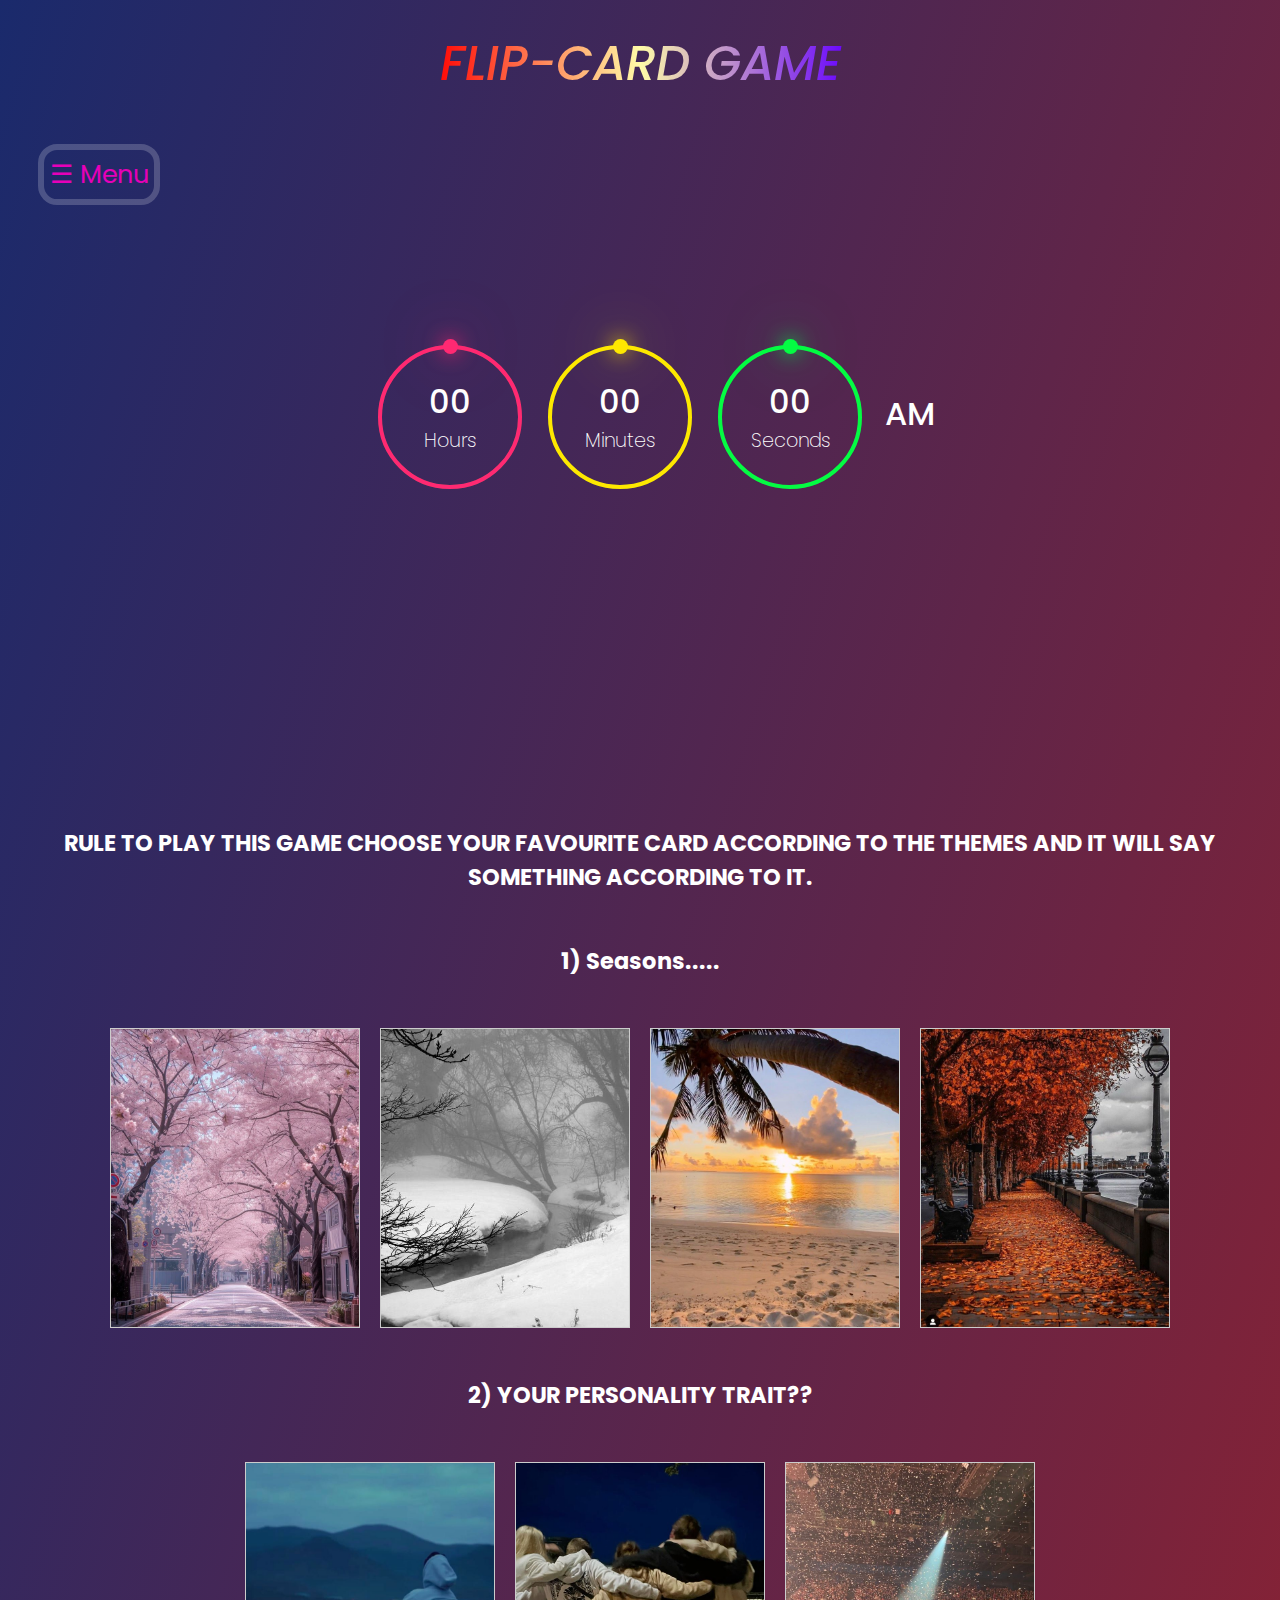
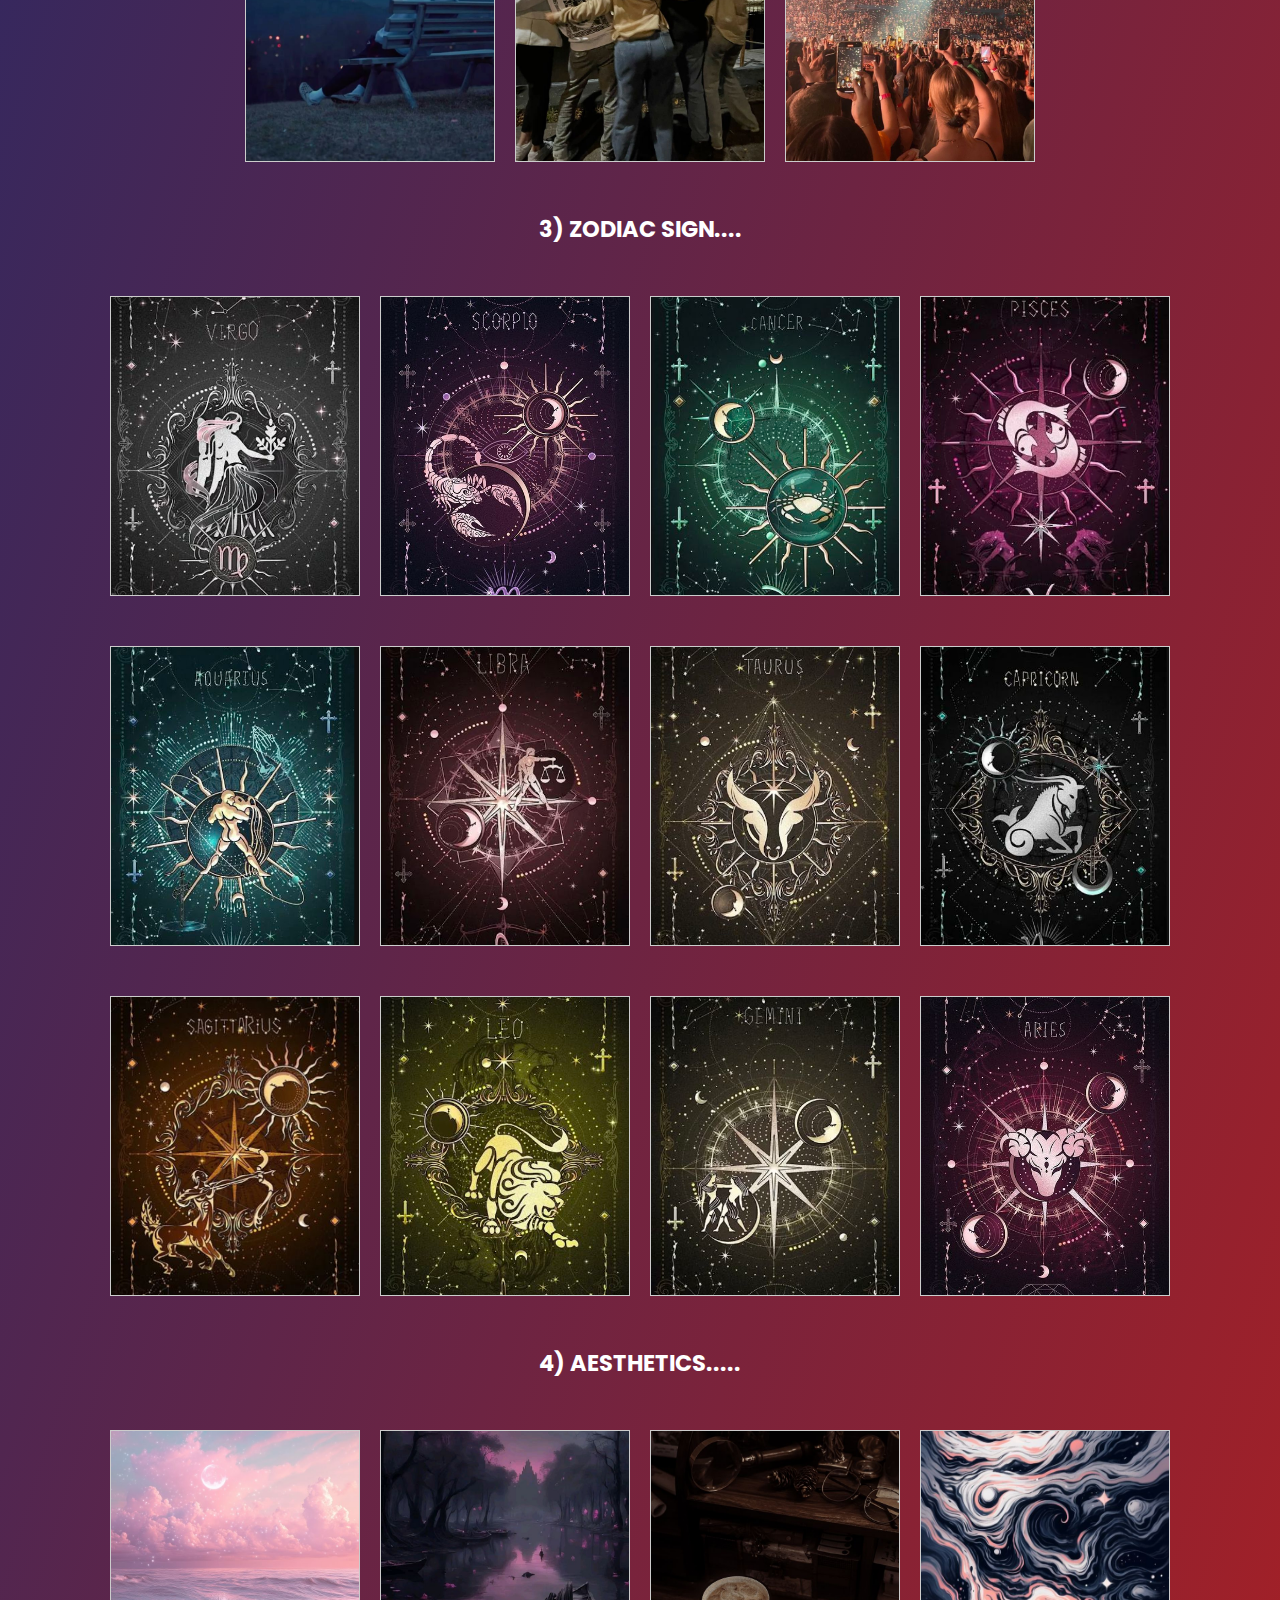
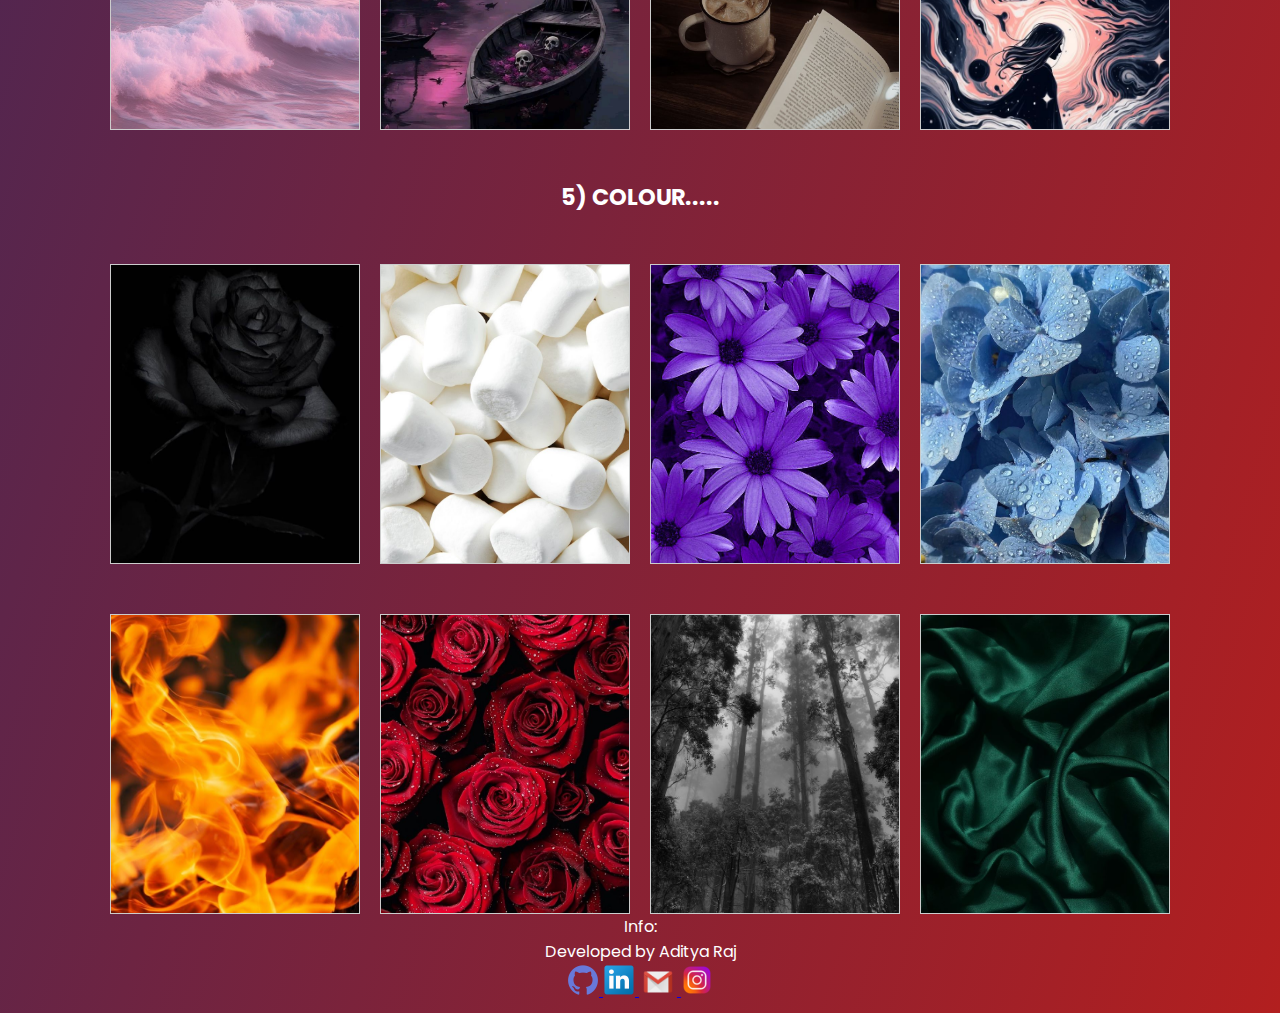
<file: flashcard_game/index.html>
<!DOCTYPE html>
<html lang="en">
<head>
    <meta charset="UTF-8">
    <meta name="viewport" content="width=device-width, initial-scale=1.0">
    <link href="https://fonts.googleapis.com/css2?family=Roboto&display=swap" rel="stylesheet">
    <link href="https://fonts.googleapis.com/css2?family=Bangers&family=Open+Sans&display=swap" rel="stylesheet">
    <link rel="preconnect" href="https://fonts.googleapis.com">
    <link rel="preconnect" href="https://fonts.gstatic.com" crossorigin>
    <link href="https://fonts.googleapis.com/css2?family=Italianno&family=Playwrite+IE+Guides&family=Poppins:ital,wght@0,100;0,200;0,300;0,400;0,500;0,600;0,700;0,800;0,900;1,100;1,200;1,300;1,400;1,500;1,600;1,700;1,800;1,900&display=swap" rel="stylesheet">
    <link rel="preconnect" href="https://fonts.googleapis.com">
    <link rel="preconnect" href="https://fonts.gstatic.com" crossorigin>
    <link href="https://fonts.googleapis.com/css2?family=Italianno&family=Playfair+Display:ital,wght@0,500;1,500&family=Playwrite+IE+Guides&family=Poppins:ital,wght@0,100;0,200;0,300;0,400;0,500;0,600;0,700;0,800;0,900;1,100;1,200;1,300;1,400;1,500;1,600;1,700;1,900&display=swap" rel="stylesheet">
    <title>Flip-card game</title>
    <link rel="shortcut icon" href="png\logo.png" type="image/x-icon">
    <link rel="stylesheet" href="style.css">
    <link rel="stylesheet" href="clo.css">
</head>
<body>
    <header>
         
          <div>
            <h1 class="main">FLIP-CARD GAME</h1>
          </div>
                <header>
            <div class="container">
              <div id="time">
                <div class="circle" style="--color: #ff2972">
                  <div class="dots h_dot"></div>
                  <svg>
                    <circle cx="70" cy="70" r="70"></circle>
                    <circle cx="70" cy="70" r="70" id="hh"></circle>
                  </svg>
                  <div id="hours">
                    <p id="hrs">00</p>
                    <p class="time-text">Hours</p>
                  </div>
                </div>
                <div class="circle" style="--color: #fee800">
                  <div class="dots m_dot"></div>
                  <svg>
                    <circle cx="70" cy="70" r="70"></circle>
                    <circle cx="70" cy="70" r="70" id="mm"></circle>
                  </svg>
                  <div id="minutes">
                    <p id="mins">00</p>
                    <p class="time-text">Minutes</p>
                  </div>
                </div>
                <div class="circle" style="--color: #04fc43">
                  <div class="dots s_dot"></div>
                  <svg>
                    <circle cx="70" cy="70" r="70"></circle>
                    <circle cx="70" cy="70" r="70" id="ss"></circle>
                  </svg>
                  <div id="seconds">
                    <p id="secs">00</p>
                    <p class="time-text">Seconds</p>
                  </div>
                </div>
                <div class="ap">
                  <div id="ampm">AM</div>
                </div>
              </div>
            </div>
        </header>
        <nav class="nav">
            <div class="dropdown">
                <div class="dropbtn">☰ Menu</div>
                <div class="dropdown-content">
                    <a href="about.html">ABOUT</a>
                </div>
            </div>
        </nav>
            <script type="text/javascript" src="clo.js"></script>
    </header>

    <h3 class="h33">RULE TO PLAY THIS GAME CHOOSE YOUR FAVOURITE CARD ACCORDING TO THE THEMES AND IT WILL SAY SOMETHING ACCORDING TO IT.</h3>
    <main>
        <h1 class="h">1) Seasons.....</h1>
        <div class="card-container">
            <div class="card">
                <div class="card-inner">
                    <div class="card-front">
                        <img src="png\🌸 🌼 🌸 blossom.jpeg" alt="Spring">
                    </div>
                    <div class="card-back">
                        <h2 class="sumi">For you, spring is an inner landscape as much as it is a time of year. It's a feeling you hold within, a sense of hope and anticipation that unfurls with every blossom. It's a state of mind, a way of seeing the world anew. It's a time for open windows and the rush of fresh air, for the intoxicating perfume of rain-washed earth rising up to meet you.</h2>
                    </div>
                </div>
            </div>
            <div class="card">
                <div class="card-inner">
                    <div class="card-front">
                        <img src="images/28 Snowy Scenes That Will Make You Want to Take a Winter Vacation ___.jpeg" alt="Winter">
                    </div>
                    <div class="card-back">
                        <h2 class="sumi">For you, winter is about those stark contrasts: the haven of warmth indoors against the biting cold outside, the canvas of stark white snow painted against the deep blue sky. It's a time marked by cozy gatherings, the sharing of stories that weave through the long evenings, and the deep comfort of feeling connected to the natural rhythm of the changing seasons.</h2>
                    </div>
                </div>
            </div>
            <div class="card">
                <div class="card-inner">
                    <div class="card-front">
                        <img src="images/30e9bab3-47d8-4a4d-97f9-03468dd1db6f.jpeg" alt="Summer">
                    </div>
                    <div class="card-back">
                        <h2 class="sumi">You feel so comfortable during those long, sun-soaked days. It's like the world hits the pause button, giving you time for everything and nothing, all at once. Summer is a breath of fresh air – a chance to recharge and really appreciate the simple things.</h2>
                    </div>
                </div>
            </div>
            <div class="card">
                <div class="card-inner">
                    <div class="card-front">
                        <img src="images/My Favourite Instagrammed Photos Of London_ See why it is not just Big Ben that has made London the most photogenic city in the world_.jpeg" alt="Autumn">
                    </div>
                    <div class="card-back">
                        <h2 class="sumi1">For you, autumn is a mirror to your soul, a time for reflection. The crisp air and the turning leaves whisper tales of nostalgia and intros pection. You become a wanderer in forests painted with fire, gathering fallen leaves like precious keepsakes, your thoughts drawn to the quiet spaces within. Autumn is your season of contemplation, a time to embrace the beauty of impermanence and find solace in the year's graceful descent.</h2>
                    </div>
                </div>
            </div>
        </div>
    </main>
    <main>
        <h1 class="h">2) YOUR PERSONALITY TRAIT??</h1>
        <div class="card-container">
            <div class="card">
                <div class="card-inner">
                    <div class="card-front">
                        <img src="images/Тишина.jpeg" alt="Introvert">
                    </div>
                    <div class="card-back1">
                        <h2>"You're not necessarily shy, but you prefer smaller groups or one-on-one conversations. Large gatherings can feel overwhelming, and you might find yourself needing to step away to find some quiet time."</h2>
                    </div>
                </div>
            </div>
            <div class="card">
                <div class="card-inner">
                    <div class="card-front">
                        <img src="images\🫶.jpeg" alt="Ambivert">
                    </div>
                    <div class="card-back3">
                        <h2>you are the quiet storm and the vibrant sun; you thrive in the company of others yet find peace in solitude. As an ambivert, you dance between worlds, embracing the beauty of both connection and introspection.</h2>
                    </div>
                </div>
            </div>
            <div class="card">
                <div class="card-inner">
                    <div class="card-front">
                        <img src="images/download.jpeg" alt="Extrovert">
                    </div>
                    <div class="card-back2">
                        <h2>You likely find that being around people energizes you. You feel most alive when you're surrounded by others, whether it's at a party, a networking event, or just hanging out with friends. You enjoy initiating conversations and keeping the energy up. You tend to think out loud, processing your thoughts and feelings through verbal communication.</h2>
                    </div>
                </div>
            </div>
                
            </div>
        </div>
  
    </main>
    <main>
        <h1 class="h">3) ZODIAC SIGN....</h1>
        <div class="card-container">
            <div class="card">
                <div class="card-inner">
                    <div class="card-front">
                        <img src="images/Zodiac - Virgo.jpeg" alt="Virgo">
                    </div>
                    <div class="virgo">
                        <h2>Virgos are practical, analytical, and helpful individuals with a strong work ethic and a keen eye for detail. They are loyal friends and dedicated colleagues. However, they can also be overly critical, prone to worry, and perfectionistic.</h2>
                    </div>
                </div>
            </div>
            <div class="card">
                <div class="card-inner">
                    <div class="card-front">
                        <img src="images/Scorpion ♏️.jpeg" alt="Scorpio">
                    </div>
                    <div class="scorpio">
                        <h2>Scorpios are complex and powerful individuals characterized by their determination, passion, and intuition. They are loyal friends and formidable adversaries. However, they can also be secretive, jealous, and controlling.</h2>
                    </div>
                </div>
            </div>
            <div class="card">
                <div class="card-inner">
                    <div class="card-front">
                        <img src="images/Zodiac - Cancer.jpeg" alt="Cancer">
                    </div>
                    <div class="cancer">
                        <h2>Cancers are deeply emotional, nurturing, and loyal individuals who value home and family. They are intuitive and imaginative, but can also be moody, sensitive, and sometimes clingy.</h2>
                    </div>
                </div>
            </div>
            <div class="card">
                <div class="card-inner">
                    <div class="card-front">
                        <img src="images/Zodiac - Pisces.jpeg" alt="Pisces">
                    </div>
                    <div class="pisces">
                        <h2>Pisces are compassionate, intuitive, and creative individuals with a deep connection to their emotions and the spiritual realm. They are gentle and adaptable, but can also be prone to escapism, sensitivity, and indecisiveness.</h2>
                    </div>
                </div>
            </div>
        </div>
        <div class="card-container">
            <div class="card">
                <div class="card-inner">
                    <div class="card-front">
                        <img src="images/download (3).jpeg" alt="Aquarius">
                    </div>
                    <div class="aquarius">
                        <h2>Aquarians are independent, intellectual, and progressive individuals with a strong desire for freedom and social change. They are open-minded and creative, but can also be detached, stubborn, and unpredictable.</h2>
                    </div>
                </div>
            </div>
            <div class="card">
                <div class="card-inner">
                    <div class="card-front">
                        
                        <img src="images/Zodiac - Libra.jpeg" alt="Libra">
                    </div>
                    <div class="libra">
                        <h2>Libras are charming, diplomatic, and balanced individuals who strive for harmony and fairness in all aspects of their lives. They are social and gracious, but can also be indecisive, people-pleasing, and sometimes superficial.</h2>
                    </div>
                </div>
            </div>
            <div class="card">
                <div class="card-inner">
                    <div class="card-front">
                        <img src="images/Zodiac - Taurus.jpeg" alt="Taurus">
                    </div>
                    <div class="taurus">
                        <h2>Taurus individuals are reliable, patient, and determined with a strong appreciation for beauty, comfort, and the material world. They are loyal and sensual, but can also be stubborn, possessive, and sometimes overly indulgent.</h2>
                    </div>
                </div>
            </div>
            <div class="card">
                <div class="card-inner">
                    <div class="card-front">
                        <img src="images/Zodiac - Capricorn.jpeg" alt="Capricorn">
                    </div>
                    <div class="capricorn">
                        <h2>Capricorns are ambitious, disciplined, and responsible individuals with a strong drive for success. They are practical, patient, and wise, but can also be pessimistic, stubborn, and sometimes overly focused on work.</h2>
                    </div>
                </div>
            </div>
        </div>
        <div class="card-container">
            <div class="card">
                <div class="card-inner">
                    <div class="card-front">
                        <img src="images/Zodiac - Sagittarius.jpeg" alt="Sagittarius">
                    </div>
                    <div class="sagittarius">
                        <h2>Sagittarians are optimistic, adventurous, and honest individuals who value their freedom and independence. They are philosophical and generous, but can also be blunt, restless, and sometimes inconsistent.</h2>
                    </div>
                </div>
            </div>
            <div class="card">
                <div class="card-inner">
                    <div class="card-front">
                        <img src="images/Zodiac - Leo.jpeg" alt="Leo">
                    </div>
                    <div class="leo">
                        <h2>Leos are confident, generous, and passionate individuals with a natural ability to lead and inspire. They are warm and friendly, but can also be egotistical, dramatic, and sometimes stubborn.</h2>
                    </div>
                </div>
            </div>
            <div class="card">
                <div class="card-inner">
                    <div class="card-front">
                        <img src="images/Zodiac - Gemini.jpeg" alt="Gemini">
                    </div>
                    <div class="gemini">
                        <h2>Geminis are communicative, adaptable, and intellectual individuals with a quick wit and a versatile nature. They are sociable and enjoy being around people, but can also be indecisive, restless, and sometimes superficial.</h2>
                    </div>
                </div>
            </div>
            <div class="card">
                <div class="card-inner">
                    <div class="card-front">
                        <img src="images/Theme 3.jpeg" alt="Aries">
                    </div>
                    <div class="aries">
                        <h2>Aries are courageous, energetic, and independent individuals who are driven by their passions and desires. They are natural leaders and are often the first to embrace new challenges. However, they can also be impulsive, impatient, and sometimes aggressive.</h2>
                    </div>
                </div>
            </div>
        </div>
    </main>
    <main>
        <h1 class="h">4) AESTHETICS.....</h1>
        <div class="card-container">
            <div class="card">
                <div class="card-inner">
                    <div class="card-front">
                        <img src="images/Pastel Seascape Sea Waves Pink Sky Art.jpeg" alt="Dreamy">
                    </div>
                    <div class="dream">
                        <h2>You're not about that basic life. You're about creating your own little world of beauty and tranquility. It's giving escapism, but in a good way. It's a whole mood. 💯</h2>
                    </div>
                </div>
            </div>
            <div class="card">
                <div class="card-inner">
                    <div class="card-front">
                        <img src="images/download (4).jpeg" alt="Dark">
                    </div>
                    <div class="dark">
 
                        <h2>You're not afraid to embrace the shadows and express your individuality. You're drawn to the mysterious and the complex, and you appreciate the beauty in darkness. It's a whole vibe. 🖤‍🔥💯</h2>
                    </div>
                </div>
            </div>
            <div class="card">
                <div class="card-inner">
                    <div class="card-front">
                        <img src="images/coffee and currently reading.jpeg" alt="Vintage">
                    </div>
                    <div class="vintage">
                        <h2>You appreciate the beauty and charm of the past and incorporate it into your present. You're not just living in the past; you're using it to create something new and unique. It's a whole vibe.📖</h2>
                    </div>
                </div>
            </div>
            <div class="card">
                <div class="card-inner">
                    <div class="card-front">
                        <img src="images/Phone Wallpaper.jpeg" alt="Mysterious">
                    </div>
                    <div class="mystery">
                        <h2>You're not afraid to explore the shadows and embrace the unknown. You appreciate the power of mystery and enjoy the thrill of uncovering hidden truths. You're not about that basic life; you’re about the enigma. It's a whole mood.✍️🐺</h2>
                    </div>
                </div>
            </div>
        </div>
    </main>
    <main>
        <h1 class="h">5) COLOUR.....</h1>
        <div class="card-container">
            <div class="card">
                <div class="card-inner">
                    <div class="card-front">
                        <img src="images/download (5).jpeg" alt="Black">
                    </div>
                    <div class="black">
                        <h2>You might be someone who values sophistication and independence, has a strong sense of self, and enjoys exploring complex ideas. You may be private and introspective, preferring your own company at times. You likely have a strong aesthetic sense and appreciate the beauty in simplicity and elegance.</h2>
                    </div>
                </div>
            </div>
            <div class="card">
                <div class="card-inner">
                    <div class="card-front">
                        <img src="images/Taste Test_ Marshmallows.jpeg" alt="White">
                    </div>
                    <div class="white">
                        <h2>You might be someone who seeks out calm and ordered environments and appreciates clean lines and minimalist aesthetics. You may also be at a point in your life where you're seeking a fresh start or a sense of clarity.</h2>
                    </div>
                </div>
            </div>
            <div class="card">
                <div class="card-inner">
                    <div class="card-front">
                        <img src="images/Purple Wallpapers For iPhone Background _ Dark light Purple HD Images For iPhone - FancyOdds.jpeg" alt="Purple">
                    </div>
                    <div class="violet">
                        <h2>You might be a creative and intuitive individual with a strong spiritual connection. You likely value your independence and have a deep appreciation for beauty and elegance. You may also be a compassionate and empathetic person, drawn to helping others and making a positive impact on the world.</h2>
                    </div>
                </div>
            </div>
            <div class="card">
                <div class="card-inner">
                    <div class="card-front">
                        <img src="images/download (6).jpeg" alt="Blue">
                    </div>
                    <div class="blue">
                        <h2>You probably have a positive outlook on life and value trust and honesty in your relationships. You may also appreciate simplicity and a sense of spaciousness in your environment.</h2>
                    </div>
                </div>
            </div>
        </div>
        <div class="card-container">
            <div class="card">
                <div class="card-inner">
                    <div class="card-front">
                        <img src="images/Stop Kitchen Fires Before They’ve Begun.jpeg" alt="Orange">
                    </div>
                    <div class="orange">
                        <h2>You bring the energy, the creativity, and the good vibes. You're not afraid to be yourself and express your unique personality. You're a true original. It's a whole mood.</h2>
                    </div>
                </div>
            </div>
            <div class="card">
                <div class="card-inner">
                    <div class="card-front">
                        <img src="images/Roses __ Wallpaper.jpeg" alt="Red">
                    </div>
                    <div class="red">
                        <h2>A dynamic, passionate , and confident individual. You're likely driven, expressive, and not afraid to take risks. However, it's also important to be mindful of potential impulsiveness or the need to find healthy outlets for your energy.</h2>
                    </div>
                </div>
            </div>
            <div class="card">
                <div class="card-inner">
                    <div class="card-front">
                        <img src="images\Gallery of Architecture and Nature Come Together in Secluded Earth Chapel  - 3.jpeg" alt="Grey">
                    </div>
                    <div class="grey">
                        <h2>You probably value balance, practicality, and composure. You're likely reliable, independent, and appreciate understated elegance. You may also be somewhat reserved and prefer to keep your emotions private.</h2>
                    </div>
                </div>
            </div>
            <div class="card">
                <div class="card-inner">
                    <div class="card-front">
                        <img src="images/Emerald green satin _ Dunkelgrüne ästhetik, Slytherin ästhetisch, Grüne ästhetik.jpeg" alt="Green">
                    </div>
                    <div class="green">
                        <h2>You likely value balance, growth, and tranquility. You are probably a nurturing, compassionate, and reliable person who prioritizes health and well-being.</h2>
                    </div>
                </div>
            </div>
        </div>
    </main>
</body>
<footer class="footer">
    <div class="footer-content">
        <p>Info:</p>
        <p>Developed by Aditya Raj</p>
        <div class="link1">
            <a href="https://github.com/suneater003" target="_blank" rel="noopener noreferrer">
                <img src="png/github.png" alt="GitHub" width="32px">
            </a>
            <a href="https://www.linkedin.com/in/aditya-raj-2686772b8/" target="_blank" rel="noopener noreferrer">
                <img src="png/linkedin.png" alt="LinkedIn" width="32px">
            </a>
            <a href="mailto:aditya1raj003@gmail.com" alt="Gmail" target="_blank">
                <img src="png/pngwing.com (9).png" alt="Gmail" width="38px">
            </a>
            <a href="https://www.instagram.com/aditya_raj645/" alt="instagram" target="_blank">
                <img src="png\instagram.png" alt="instagram" width="32px">
            </a>
        </div>
    </div>
</footer>
</html>
</file>
<file: flashcard_game/style.css>
* {
    margin: 0;
    padding: 0;
    box-sizing: border-box;
}
.italianno-regular {
    font-family: "Italianno", serif;
    font-weight: 400;
    font-style: normal;
  }
  
body {
    font-family: Arial, sans-serif;
    background: linear-gradient(to bottom right, #1a2a6c, #b21f1f);
    color: white;
    padding: 10px; 
    margin-top: 2vh;
}
.main{
    align-items: center;
    text-align: center;
    background-image: linear-gradient(to right, #FF0000, #fff200, #ff0000, #fffba7, #6600ff, #4B0082, #d53bd5);
    -webkit-background-clip: text;
    -webkit-text-fill-color: transparent;
    font-family: "Poppins", serif;
    font-weight: 500;
    font-style: italic;
    font-size: 3em; 
    margin-bottom: 0.5em;
    
}
.footer{
    text-align: center;
}
.h {
    margin-top: 50px;
    color: white;
    text-align: center;
    font-size: 2.5vh;
}
.h33 {
    text-align: center;
    font-size: 2.5vh ;
    margin-top: -22vh;
}
.card-container {
    display: flex;
    justify-content: center;
    align-items: center;
    margin-top: 50px;
    gap: 20px;
    flex-wrap: wrap;
}
.card {
    width: 250px;
    height: 300px;
    perspective: 1000px;
}
.card-inner {
    width: 100%;
    height: 100%;
    transform-style: preserve-3d;
    transition: transform 0.6s;
    position: relative;
}
.card:hover .card-inner {
    transform: rotateY(180deg);
}
.card-front,
.card-back {
    position: absolute;
    width: 100%;
    height: 100%;
    backface-visibility: hidden;
    display: flex;
    justify-content: center;
    align-items: center;
    font-size: 24px;
    border: 1px solid #ccc;
}
.card-front {
    background-color: #f0f0f0;
}
.card-front img {
    width: 100%;
    height: 100%;
    object-fit: cover; 
    object-position: center; 
    display: block;
}
.card-back {
    background-color: #2c3e50;
    color: white;
    transform: rotateY(180deg);
}
.card:nth-child(1) .card-back {
    background: linear-gradient(to bottom, #FFB6C1, #FFDAB9); 
}
.card:nth-child(3) .card-back {
    background: linear-gradient(to bottom, #A0522D, #C68E17); 
}
.sumi{
    position: relative;
    text-align: center;
    font-size: small;
    font-family:'Courier New', Courier, monospace;
    color: black;
}
.sumi1{
    position: relative;
    text-align: center;
    font-size: small;
    font-family:'Courier New', Courier, monospace;
    color: #EEEEEE;
}
.card:nth-child(4) .card-back {
    background: linear-gradient(to bottom, #A0522D, #000000); 
}
.card:nth-child(2) .card-back {
    background: linear-gradient(to bottom, #ADD8E6, #FFFFFF); 
}
.card-back1 {
    background: linear-gradient(to bottom, #ADD8E6, #FFFFFF); 
    transform: rotateY(180deg);
    color: #000000;
    font-size: smaller;
    position: absolute;
    width: 100%;
    height: 100%;
    backface-visibility: hidden;
    display: flex;
    justify-content: center;
    align-items: center;
    font-size: 24px;
    border: 1px solid #ccc;
    font-size: medium;
    position: relative;
    text-align: center;
    font-size: smaller;
    font-family:'Courier New', Courier, monospace;
}
.card-back2{
    background: linear-gradient(to bottom, #A0522D, #C68E17); 
    transform: rotateY(180deg);
    position: absolute;
    width: 100%;
    height: 100%;
    backface-visibility: hidden;
    display: flex;
    justify-content: center;
    align-items: center;
    font-size: 24px;
    border: 1px solid #ccc;
    font-size: medium;
    position: relative;
    text-align: center;
    font-size:xx-small;
    font-family:'Courier New', Courier, monospace;
}
.card-back3{
        background: linear-gradient(135deg, #89CFF0, #CBAACB, #FFCBA4, #FF6F61);
        color: #2F2F2F; 
        font-family: 'Arial', sans-serif;
        text-shadow: 0 0 5px rgba(0, 0, 0, 0.2); 
        transform: rotateY(180deg);
        position: absolute;
        width: 100%;
        height: 100%;
        backface-visibility: hidden;
        display: flex;
        justify-content: center;
        align-items: center;
        font-size: 24px;
        border: 1px solid #ccc;
    font-size: medium;
    position: relative;
    text-align: center;
    font-size:xx-small;
    

}
.virgo{
    background: linear-gradient(to bottom, #a8c0a4, #e8ddc1, #8b8073);
    transform: rotateY(180deg);
    position: absolute;
    width: 100%;
    height: 100%;
    backface-visibility: hidden;
    display: flex;
    justify-content: center;
    align-items: center;
    font-size: 24px;
    border: 1px solid #ccc;
    font-size: medium;
    position: relative;
    text-align: center;
    font-size:xx-small;
    font-family:'Courier New', Courier, monospace;
    color: #2C3E50; 
    text-shadow: 0 0 5px rgba(72, 64, 64, 0.773);
    
}
.scorpio{
    background: linear-gradient(to bottom, #3c0d3c, #730d5d, #b81739, #e64400, #400a00);
    transform: rotateY(180deg);
    position: absolute;
    width: 100%;
    height: 100%;
    backface-visibility: hidden;
    display: flex;
    justify-content: center;
    align-items: center;
    font-size: 24px;
    border: 1px solid #ccc;
    font-size: medium;
    position: relative;
    text-align: center;
    font-size:xx-small;
    font-family:'Courier New', Courier, monospace;
    color: #FFFFFF; 
    text-shadow: 0 0 5px rgba(255, 255, 255, 0.8);

}
.cancer{
    background: linear-gradient(to bottom, #DDECF8, #A2D2FF, #457B9D, #1D3557);
    color: #040404; 
    text-shadow: 0 0 8px rgba(255, 255, 255, 0.6); 
    transform: rotateY(180deg);
    position: absolute;
    width: 100%;
    height: 100%;
    backface-visibility: hidden;
    display: flex;
    justify-content: center;
    align-items: center;
    font-size: 24px;
    border: 1px solid #ccc;
    font-size: medium;
    position: relative;
    text-align: center;
    font-size:xx-small;
    font-family:'Courier New', Courier, monospace;
}
.pisces{
    background: linear-gradient(to bottom, #2E3192, #1BFFFF, #0072FF, #001F54);
    color: #151212c8; 
    text-shadow: 0 0 8px rgb(255, 255, 255); 

    transform: rotateY(180deg);
    position: absolute;
    width: 100%;
    height: 100%;
    backface-visibility: hidden;
    display: flex;
    justify-content: center;
    align-items: center;
    font-size: 24px;
    border: 1px solid #ccc;
    font-size: medium;
    position: relative;
    text-align: center;
    font-size:xx-small;
    font-family:'Courier New', Courier, monospace;

}
.aquarius{
    background: linear-gradient(to bottom, #00BFFF, #1E90FF, #8A2BE2, #4B0082);
    color: #FFFFFF; 
    text-shadow: 0 0 8px rgba(0, 255, 255, 0.6); 
    transform: rotateY(180deg);
    position: absolute;
    width: 100%;
    height: 100%;
    backface-visibility: hidden;
    display: flex;
    justify-content: center;
    align-items: center;
    font-size: 24px;
    border: 1px solid #ccc;
    font-size: medium;
    position: relative;
    text-align: center;
    font-size:xx-small;
    font-family:'Courier New', Courier, monospace;
}
.libra{
    background: linear-gradient(to bottom, #8B0000, #A52A2A, #B8860B, #D2691E);
    color: #FFFFFF; 
    text-shadow: 0 0 8px rgba(255, 255, 255, 0.6); 

    transform: rotateY(180deg);
    position: absolute;
    width: 100%;
    height: 100%;
    backface-visibility: hidden;
    display: flex;
    justify-content: center;
    align-items: center;
    font-size: 24px;
    border: 1px solid #ccc;
    font-size: medium;
    position: relative;
    text-align: center;
    font-size:xx-small;
    font-family:'Courier New', Courier, monospace;
}
.taurus{
    background: linear-gradient(to bottom, #7c4905, #D4A76A, #deb458, #925a11);
    color: #FFFFFF; 
    text-shadow: 0 0 5px rgba(34, 2, 2, 0.966); 

    transform: rotateY(180deg);
    position: absolute;
    width: 100%;
    height: 100%;
    backface-visibility: hidden;
    display: flex;
    justify-content: center;
    align-items: center;
    font-size: 24px;
    border: 1px solid #ccc;
    font-size: medium;
    position: relative;
    text-align: center;
    font-size:xx-small;
    font-family:'Courier New', Courier, monospace;
}
.capricorn{
    background: black;
    color: #FFD700;
    text-shadow: 0 0 4px rgba(174, 148, 1, 0.7), 0 0 10px rgba(255, 215, 0, 0.7), 0 0 15px rgba(255, 215, 0, 0.7), 0 0 20px #FFD700, 0 0 30px #FFD700, 0 0 40px #FFD700;

    transform: rotateY(180deg);
    position: absolute;
    width: 100%;
    height: 100%;
    backface-visibility: hidden;
    display: flex;
    justify-content: center;
    align-items: center;
    font-size: 24px;
    border: 1px solid #ccc;
    font-size: medium;
    position: relative;
    text-align: center;
    font-size:xx-small;
    font-family:'Courier New', Courier, monospace;
}
.sagittarius{
    background: linear-gradient(to bottom, #FBB034, #ff8c00); 
    color: #c63500;
    text-shadow: 0 0 5px rgba(207, 119, 86, 0.8), 0 0 10px rgba(215, 59, 2, 0.7), 0 0 15px rgba(255, 69, 0, 0.6), 0 0 20px #FF4500;
    
    transform: rotateY(180deg);
    position: absolute;
    width: 100%;
    height: 100%;
    backface-visibility: hidden;
    display: flex;
    justify-content: center;
    align-items: center;
    font-size: 24px;
    border: 1px solid #ccc;
    font-size: medium;
    position: relative;
    text-align: center;
    font-size:xx-small;
    font-family:'Courier New', Courier, monospace;
}
.leo{
    background: linear-gradient(to bottom, #8B3D1C, #5A2C13);
    color: #FFD700;
    text-shadow: 0 0 5px rgba(255, 215, 0, 0.8), 0 0 10px rgba(255, 215, 0, 0.7), 0 0 15px rgba(255, 215, 0, 0.6), 0 0 20px #FFD700;
    
    transform: rotateY(180deg);
    position: absolute;
    width: 100%;
    height: 100%;
    backface-visibility: hidden;
    display: flex;
    justify-content: center;
    align-items: center;
    font-size: 24px;
    border: 1px solid #ccc;
    font-size: medium;
    position: relative;
    text-align: center;
    font-size:xx-small;
    font-family:'Courier New', Courier, monospace;
}
.gemini{
    background: linear-gradient(to bottom, #6A8D92, #A0B9B1);
    color: #FFFFFF;
    text-shadow: 0 0 5px rgba(0, 0, 0, 0.8), 0 0 10px rgba(0, 0, 0, 0.7), 0 0 15px rgba(0, 0, 0, 0.6);
    transform: rotateY(180deg);
    position: absolute;
    width: 100%;
    height: 100%;
    backface-visibility: hidden;
    display: flex;
    justify-content: center;
    align-items: center;
    font-size: 24px;
    border: 1px solid #ccc;
    font-size: medium;
    position: relative;
    text-align: center;
    font-size:xx-small;
    font-family:'Courier New', Courier, monospace;
}
.aries{
    background: linear-gradient(to bottom, #9B1B30, #6F0031);
    color: #e8dddd;
    text-shadow: 0 0 8px rgba(255, 255, 255, 0.8), 0 0 15px rgba(255, 255, 255, 0.6);
    transform: rotateY(180deg);
    position: absolute;
    width: 100%;
    height: 100%;
    backface-visibility: hidden;
    display: flex;
    justify-content: center;
    align-items: center;
    font-size: 24px;
    border: 1px solid #ccc;
    font-size: medium;
    position: relative;
    text-align: center;
    font-size:xx-small;
    font-family:'Courier New', Courier, monospace;
}
.dream{
    background: linear-gradient(to bottom, #F8BBD0, #FF80AB);
    color: #FFFFFF;
    text-shadow: 0 0 10px rgba(255, 255, 255, 0.8), 0 0 20px rgba(255, 182, 193, 0.9);
    transform: rotateY(180deg);
    position: absolute;
    width: 100%;
    height: 100%;
    backface-visibility: hidden;
    display: flex;
    justify-content: center;
    align-items: center;
    font-size: 24px;
    border: 1px solid #ccc;
    font-size: medium;
    position: relative;
    text-align: center;
    font-size:xx-small;
    font-family:'Courier New', Courier, monospace;

}
.dark{
    background: linear-gradient(to bottom, #1a1a1a, #333333);
    color: #D3D3D3;
    text-shadow: 0 0 10px rgba(255, 0, 0, 0.8), 0 0 20px rgba(255, 0, 0, 0.6);
    transform: rotateY(180deg);
    position: absolute;
    width: 100%;
    height: 100%;
    backface-visibility: hidden;
    display: flex;
    justify-content: center;
    align-items: center;
    font-size: 24px;
    border: 1px solid #ccc;
    font-size: medium;
    position: relative;
    text-align: center;
    font-size:xx-small;
    font-family:'Courier New', Courier, monospace;
}
.vintage{
    background: linear-gradient(to bottom, #D4B69A, #B58A6C);
    color: #4B3A29;
    text-shadow: 0 0 5px rgba(255, 223, 186, 0.8), 0 0 10px rgba(255, 223, 186, 0.6);
    transform: rotateY(180deg);
    position: absolute;
    width: 100%;
    height: 100%;
    backface-visibility: hidden;
    display: flex;
    justify-content: center;
    align-items: center;
    font-size: 24px;
    border: 1px solid #ccc;
    font-size: medium;
    position: relative;
    text-align: center;
    font-size:xx-small;
    font-family:'Courier New', Courier, monospace;
}
.mystery{
    background: linear-gradient(to bottom, #2C2C2C, #121212);
    color: #B1A7A6;
    text-shadow: 0 0 10px rgba(255, 255, 255, 0.6), 0 0 20px rgba(255, 255, 255, 0.4);
    transform: rotateY(180deg);
    position: absolute;
    width: 100%;
    height: 100%;
    backface-visibility: hidden;
    display: flex;
    justify-content: center;
    align-items: center;
    font-size: 24px;
    border: 1px solid #ccc;
    font-size: medium;
    position: relative;
    text-align: center;
    font-size:xx-small;
    font-family:'Courier New', Courier, monospace;
}
.black{
    background: linear-gradient(to bottom, #000000, #2d2d2d);
    color: #FFFFFF;
    text-shadow: 0 0 15px #FFFFFF, 0 0 30px #FFFFFF;
    transform: rotateY(180deg);
    position: absolute;
    width: 100%;
    height: 100%;
    backface-visibility: hidden;
    display: flex;
    justify-content: center;
    align-items: center;
    font-size: 24px;
    border: 1px solid #ccc;
    font-size: medium;
    position: relative;
    text-align: center;
    font-size:xx-small;
    font-family:'Courier New', Courier, monospace;

}
.white{
    background: linear-gradient(to bottom, #ffffff, #f0f0f0);
    color: #000000;
    text-shadow: 0 0 5px #332f2f, 0 0 10px #514e4e;
    transform: rotateY(180deg);
    position: absolute;
    width: 100%;
    height: 100%;
    backface-visibility: hidden;
    display: flex;
    justify-content: center;
    align-items: center;
    font-size: 24px;
    border: 1px solid #ccc;
    font-size: medium;
    position: relative;
    text-align: center;
    font-size:xx-small;
    font-family:'Courier New', Courier, monospace;
    
}
.violet{
    background: linear-gradient(to bottom, #7f00ff, #9b59b6);
    color: #ffffff;
    text-shadow: 0 0 8px #ffffff, 0 0 15px #7f00ff;
    transform: rotateY(180deg);
    position: absolute;
    width: 100%;
    height: 100%;
    backface-visibility: hidden;
    display: flex;
    justify-content: center;
    align-items: center;
    font-size: 24px;
    border: 1px solid #ccc;
    font-size: medium;
    position: relative;
    text-align: center;
    font-size:xx-small;
    font-family:'Courier New', Courier, monospace;

}
.blue{
    background: linear-gradient(to bottom, #00bfff, #87ceeb);
    color: #d5f8ff;
    text-shadow: 0 0 8px #ffffff, 0 0 15px #00bfff;
    transform: rotateY(180deg);
    position: absolute;
    width: 100%;
    height: 100%;
    backface-visibility: hidden;
    display: flex;
    justify-content: center;
    align-items: center;
    font-size: 24px;
    border: 1px solid #ccc;
    font-size: medium;
    position: relative;
    text-align: center;
    font-size:xx-small;
    font-family:'Courier New', Courier, monospace;

}
.orange{
    background: linear-gradient(to bottom, #ff7f50, #ff4500);
    color: #ffffff;
    text-shadow: 0 0 8px #ff4500, 0 0 15px #ff7f50;
    transform: rotateY(180deg);
    position: absolute;
    width: 100%;
    height: 100%;
    backface-visibility: hidden;
    display: flex;
    justify-content: center;
    align-items: center;
    font-size: 24px;
    border: 1px solid #ccc;
    font-size: medium;
    position: relative;
    text-align: center;
    font-size:xx-small;
    font-family:'Courier New', Courier, monospace;

}
.red{
    background: linear-gradient(to bottom, #8b0000, #ff0000);
    color: #ffffff;
    text-shadow: 0 0 8px #ff0000, 0 0 15px #8b0000;
    transform: rotateY(180deg);
    position: absolute;
    width: 100%;
    height: 100%;
    backface-visibility: hidden;
    display: flex;
    justify-content: center;
    align-items: center;
    font-size: 24px;
    border: 1px solid #ccc;
    font-size: medium;
    position: relative;
    text-align: center;
    font-size:xx-small;
    font-family:'Courier New', Courier, monospace;

}
.grey{
    background: linear-gradient(to bottom, #4b4b4b, #a9a9a9);
    color: #ffffff;
    text-shadow: 0 0 6px #dcdcdc, 0 0 12px #a9a9a9;
    transform: rotateY(180deg);
    position: absolute;
    width: 100%;
    height: 100%;
    backface-visibility: hidden;
    display: flex;
    justify-content: center;
    align-items: center;
    font-size: 24px;
    border: 1px solid #ccc;
    font-size: medium;
    position: relative;
    text-align: center;
    font-size:xx-small;
    font-family:'Courier New', Courier, monospace;
}
.green{
    background: linear-gradient(to bottom, #2e8b57, #98fb98);
    color: #ffffff;
    text-shadow: 0 0 6px #00ff00, 0 0 12px #2e8b57;
    transform: rotateY(180deg);
    position: absolute;
    width: 100%;
    height: 100%;
    backface-visibility: hidden;
    display: flex;
    justify-content: center;
    align-items: center;
    font-size: 24px;
    border: 1px solid #ccc;
    font-size: medium;
    position: relative;
    text-align: center;
    font-size:xx-small;
    font-family:'Courier New', Courier, monospace;

}
@media (max-width: 480px) {

    .h {
        font-size: 2.5vh; 
    }
    
    .h33 {
        font-size: 2vh; 
    }
    .main{
    align-items: center;
    text-align: center;
    background-image: linear-gradient(to right, #FF0000, #fff200, #ff0000, #fffba7, #6600ff, #d1abec, #d53bd5);
    font-size: 2em;
    }
}
@media (max-width: 380px) {

    .h33 {
        font-size: 1vh;
        text-align: center;
        font-size: 2.5vh;
        margin-top: -15vh;
    }
}
</file>
<file: flashcard_game/clo.css>
@import url('https://fonts.googleapis.com/css2?family=Poppins:wght@100;300;400;500;600;700;800;900&display=swap');

* {
  margin: 0;
  padding: 0;
  box-sizing: border-box;
  font-family: 'Poppins', sans-serif;
}

.nav {
  position: absolute;
  top: 10vw;
  left: 3vw;
  z-index: 1;
  color: rgb(230, 0, 184);
  font-family: "MedievalSharp", cursive;
  display: inline-block;
  font-size: 2vw;
  top: 12vh;

}

.dropbtn {
  position: relative;
  display: inline-block;
  background-color: transparent;
  color: inherit;
  padding: 0.4vw;
  border: 0.5vw solid rgba(255, 255, 255, 0.2);
  border-radius: 1.5vw;
  cursor: pointer;
  z-index: 1;
  font-size: 2vw;
  margin-top: 4vh;
}

.dropbtn:hover {
  color: #E600B8;
  text-shadow: 0 0 0.5vw rgba(230, 0, 184, 0.5);
  border-color: #E600B8;
  background-color: rgba(230, 0, 184, 0.2);
}

.dropdown {
  position: relative;
  display: inline-block;
}

.dropdown-content {
  display: none;
  position: absolute;
  background-color: #002fff; 
  min-width: 10vw;
  z-index: 1;
  border: none;
  border-radius: 2vw;
   font-size: 1.2vw;
  top: 100%;
  left: 0;
}

.dropdown-content a {
  color: rgb(255, 0, 93);
  font-family: 'Courier New', Courier, monospace;
  padding: 0.8vw 1vw;
  text-decoration: none;
  display: block;
  border: none;
  border-radius: 2vw;
}

.dropdown-content a:hover {
  background-color: rgb(122, 111, 245);
  color: #ff2972;
}

.dropdown:hover .dropdown-content {
  display: block;
  background-color: transparent; 
}

.container {
  width: 100%;
  min-height: 100vh;
  display: flex;
  justify-content: center;
  align-items: center;
  background: #0d111700;
  flex-direction: column; 
  top:-3vh;
}

#time {
  display: flex;
  gap: 20px; 
  justify-content: center; 
  color: #fff;
  flex-wrap: wrap; 
  flex-direction: row; 
  align-items: center;
  margin-top: -35vh;
}

#time .circle {
  position: relative;
  width: 30vw; 
  height: 30vw; 
  display: flex;
  max-width: 150px; 
  max-height: 150px;
  justify-content: center;
  align-items: center;
}

#time .circle svg {
  position: relative;
  width: 100%; /* This are is used to make svg function */
  height: 100%;
  transform: rotate(270deg);
}

#time .circle svg circle {
  fill: transparent;
  stroke: #4b4b4b;
  stroke-width: 4px;
  transform: translate(5px, 5px);
}

#time .circle svg circle:nth-child(2) {
  stroke: var(--color);
  stroke-dasharray: 440; /* Total length of the stroke  which is Circumference=2×π×r*/
}

#time div {
  position: absolute;
  text-align: center;
  font-size: 2rem; 
  font-weight: 500;
}

.time-text {
  font-size: 1.2rem; 
  font-weight: 200;
}

#time div span {
  position: absolute;
  transform: translate(-50%, 0px);
  font-size: 0.5rem; 
  font-weight: 300;
  letter-spacing: 0.1rem;
  text-transform: uppercase;
}

#time .ap {
  position: relative;
  font-size: 1rem; 
  transform: translate(-20px);
  margin-left: 1.5vw;
    margin-top: -6vh;
}

.dots {
  position: absolute;
  width: 100%;
  height: 100%;
  display: flex;
  justify-content: center;
  z-index: 10;
}

.dots::before {
  content: '';
  position: absolute;
  top: -3px;
  width: 15px;
  height: 15px;
  background: var(--color);
  border-radius: 50%;
  box-shadow: 0 0 20px var(--color), 0 0 60px var(--color);
}

@media (max-width: 768px) {
  #time {
    gap: 20px; 
  }

  #time .circle {
    width: 25vw; 
    height: 25vw; 
  }
  
  #time div {
    font-size: 1.5rem; 
  }

  .time-text {
    font-size: 1rem; 
  }

  #time div span {
    font-size: 0.4rem; 
  }

  #time .ap {
    font-size: 0.8rem; 
  }

  .dots::before {
    width: 10px; 
    height: 10px; 
  }
}

@media (max-width: 480px) {
  .nav {
    font-size: 4vw; 
    top: 2vw; 
    left: 5vw;
    top: 8vh; 
  }

  .dropbtn {
    font-size:  4vw;
    padding: 0.6vw; 
    border-radius: 2vw;
    
  }

  .dropdown-content {
    min-width: 25vw; 
    font-size: 2.5vw; 
    padding: 1vw; 
    box-shadow: 0 4px 8px rgba(0, 0, 0, 0.2); 
    border-radius: 3vw; 
  }

  .dropdown-content a {
    padding: 1.2vw 1.8vw; 
    transition: background-color 0.3s ease; 
  }

  .dropdown-content a:hover {
    background-color: rgb(122, 111, 245);
    color: #ff2972; 
    border-radius: 2vw; 
  }

  .container {
    gap: 10px; 
  }

  #time {
    flex-direction: column; 
    align-items: center; 
    gap: 20px;
    margin-top: -15vh;
  }

  #time .circle {
    width: 80vw; 
    height: 80vw; 
    margin: 0 auto; /* Center the circles */
  }

  #time .circle svg {
    width: 100%; 
    height: 100%; 
  }

  #time div {
    font-size: 1.2rem; 
  }

  .time-text {
    font-size: 1rem; 
  }

  #time div span {
    font-size: 0.4rem; 
  }

  #time .ap {
    font-size: 0.8rem; 
    transform: translate(-10px, 0px); 
    padding-right: 19px;
    margin: auto
    
  }

  .dots::before {
    width: 14px; 
    height: 14px; 
  }
}
</file>
